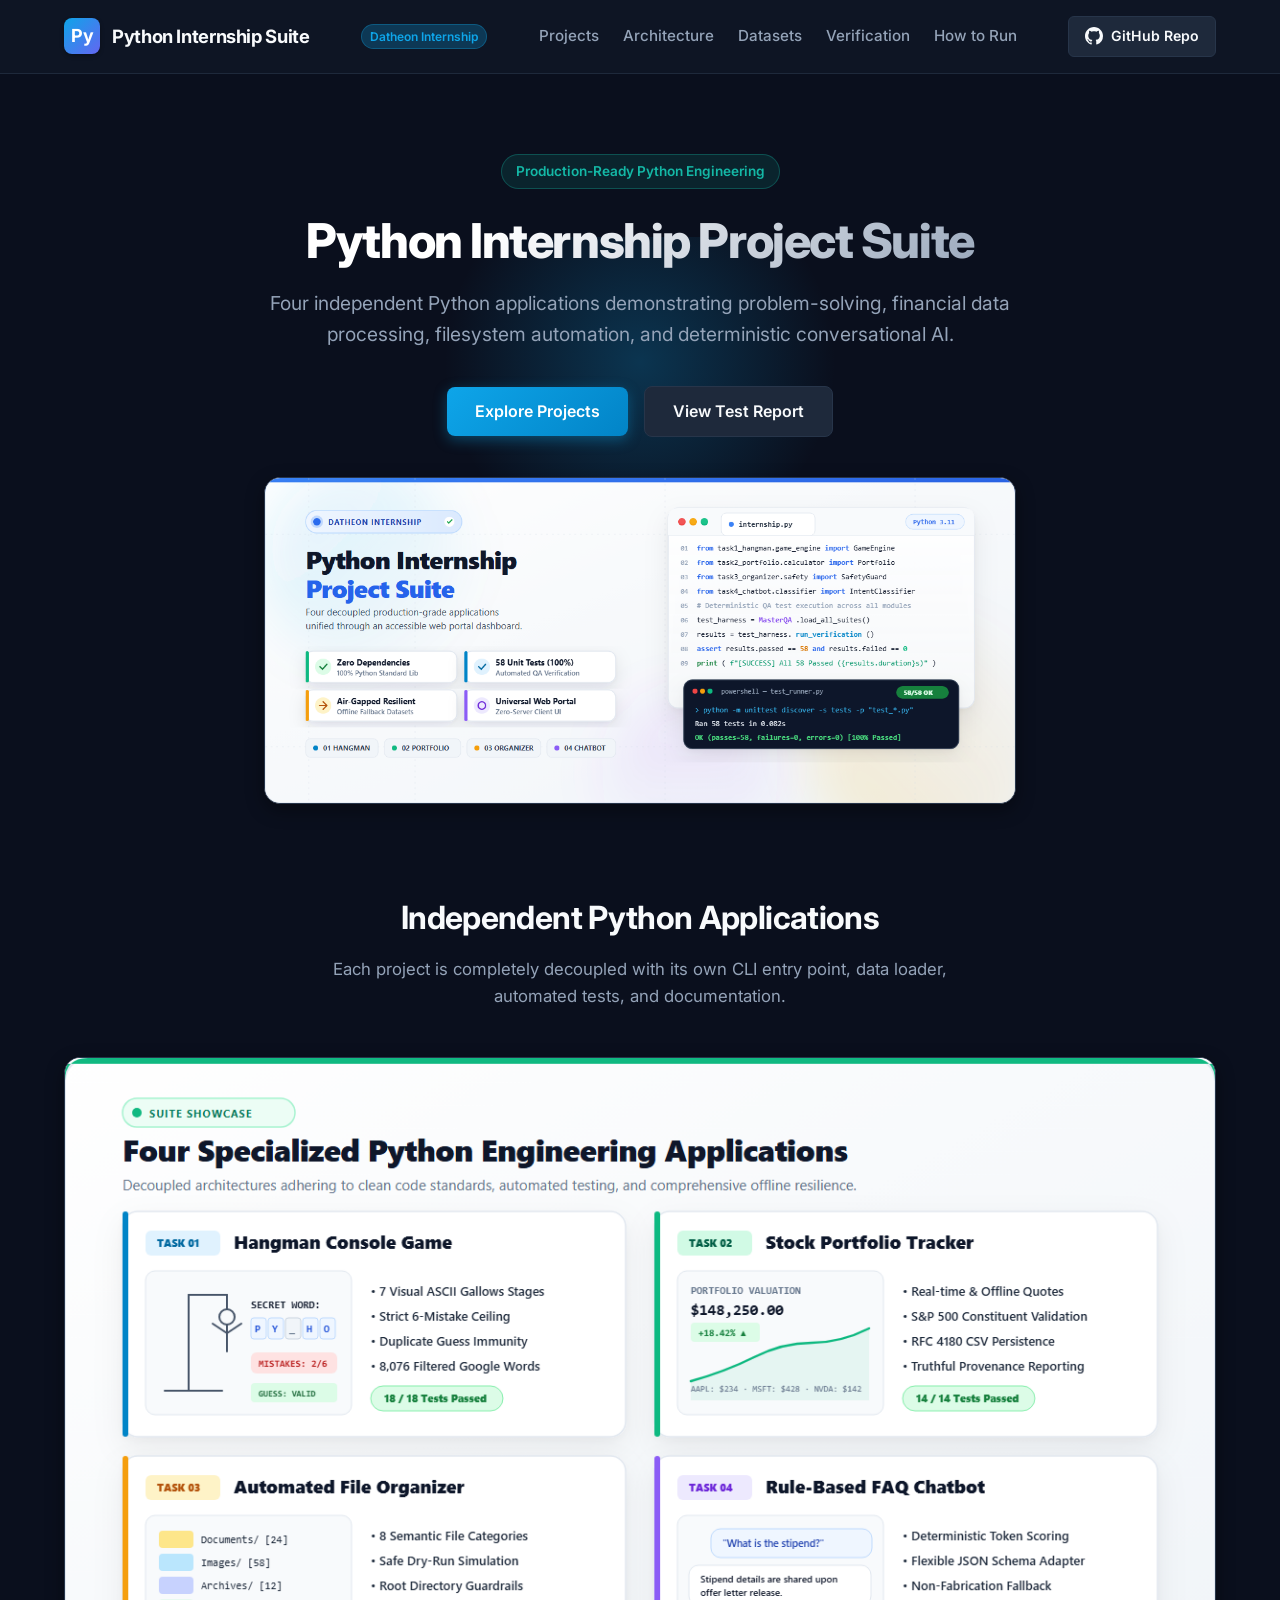
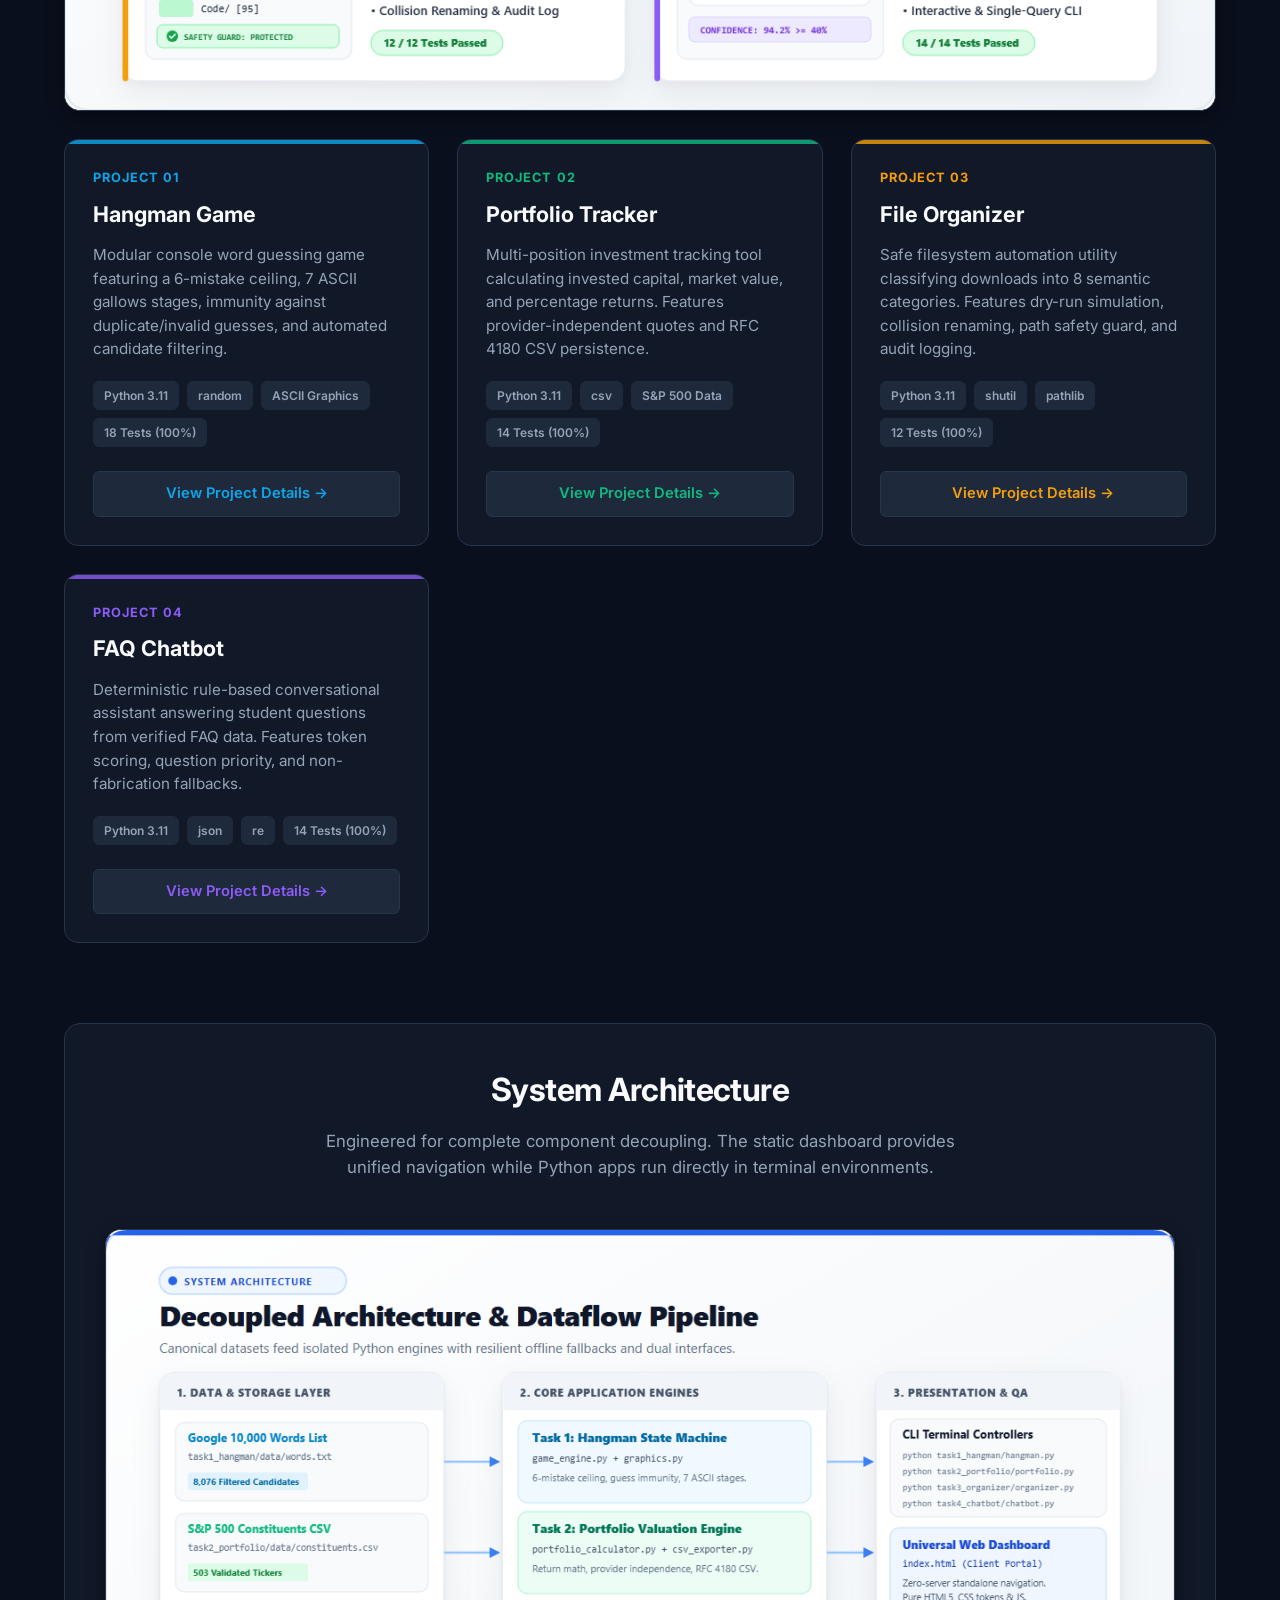
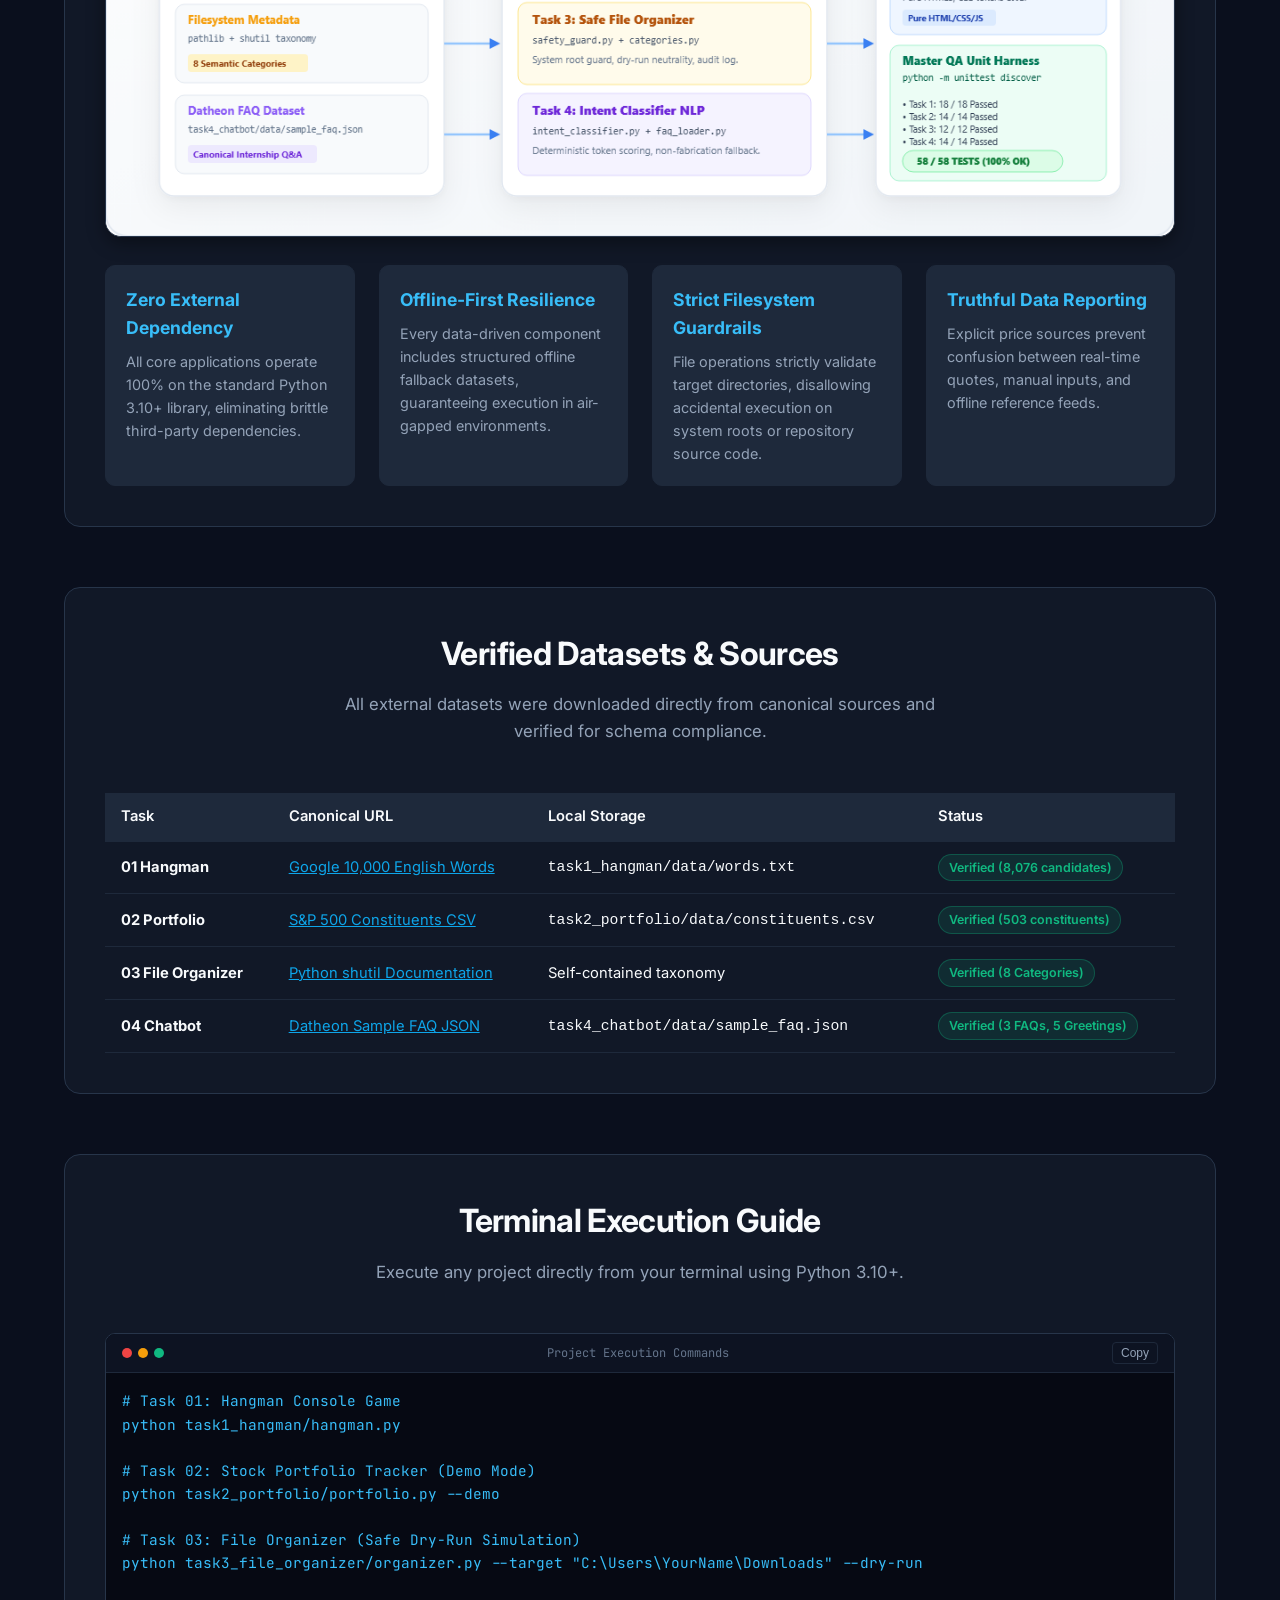
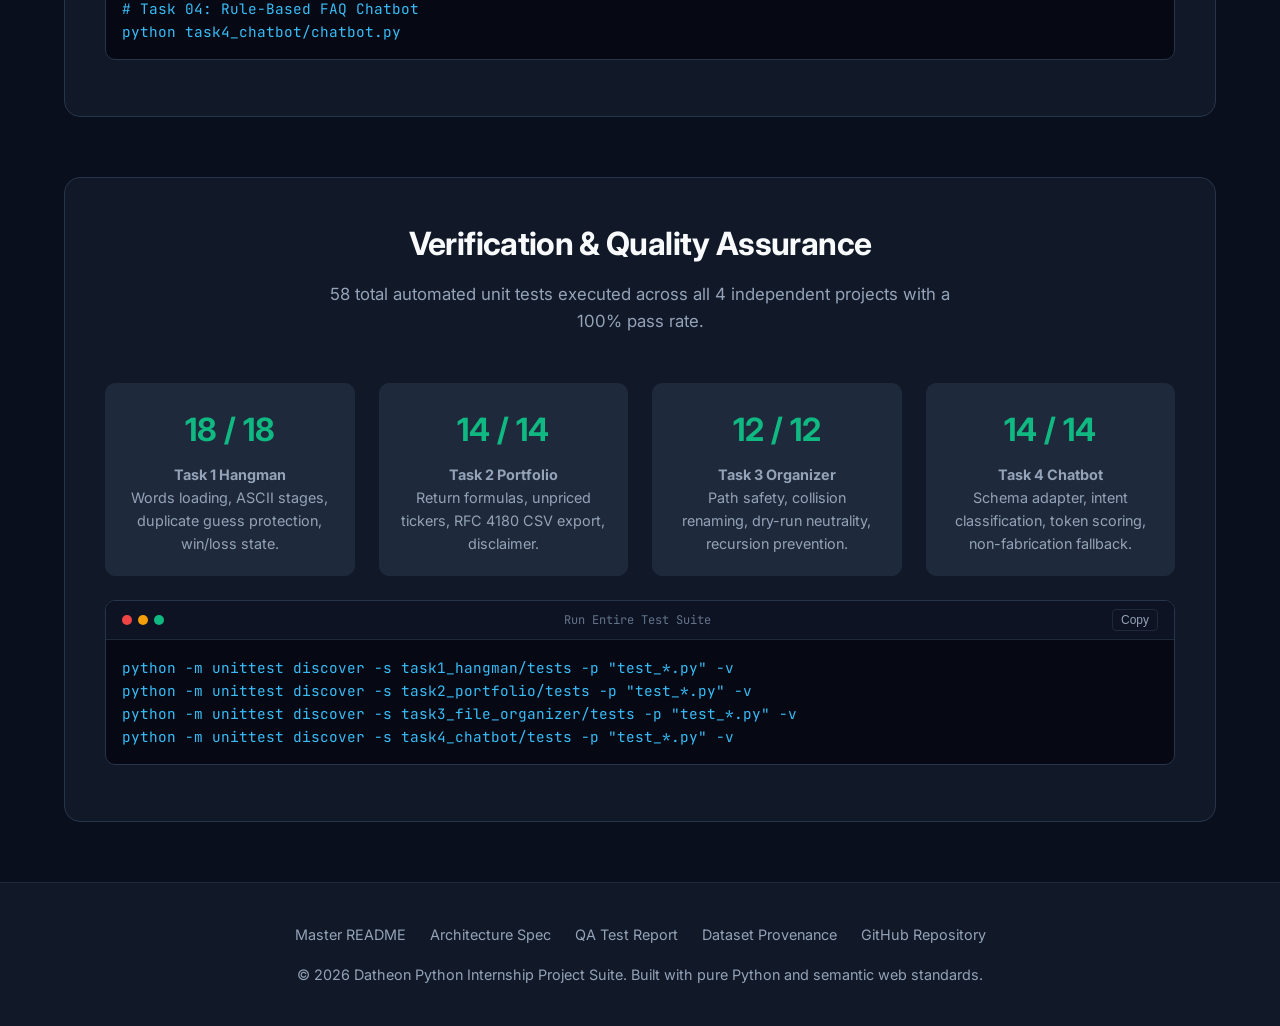
<file: index.html>
<!DOCTYPE html>
<html lang="en">
<head>
  <meta charset="UTF-8">
  <meta name="viewport" content="width=device-width, initial-scale=1.0">
  <meta name="description" content="Datheon Python Internship Project Suite - Four independent, production-grade Python applications featuring word games, stock valuation, file automation, and rule-based conversational AI.">
  <title>Python Internship Project Suite | Universal Dashboard</title>
  <link rel="stylesheet" href="assets/css/styles.css">
  <link rel="preconnect" href="https://fonts.googleapis.com">
  <link rel="preconnect" href="https://fonts.gstatic.com" crossorigin>
  <link href="https://fonts.googleapis.com/css2?family=Inter:wght@400;500;600;700;800&family=JetBrains+Mono:wght@400;500;600&display=swap" rel="stylesheet">
</head>
<body>

  <!-- Site Navigation Header -->
  <header class="site-header">
    <div class="container nav-container">
      <a href="index.html" class="brand">
        <div class="brand-icon">Py</div>
        <div>
          <div class="brand-title">Python Internship Suite</div>
        </div>
      </a>
      <span class="brand-badge">Datheon Internship</span>
      <ul class="nav-links">
        <li><a href="#projects" class="nav-link">Projects</a></li>
        <li><a href="#architecture" class="nav-link">Architecture</a></li>
        <li><a href="#datasets" class="nav-link">Datasets</a></li>
        <li><a href="#verification" class="nav-link">Verification</a></li>
        <li><a href="#run" class="nav-link">How to Run</a></li>
      </ul>
      <a href="https://github.com/maheswari9080/Python-Programming-Internship-Datheon" target="_blank" rel="noopener noreferrer" class="btn-github">
        <svg width="18" height="18" viewBox="0 0 24 24" fill="currentColor"><path d="M12 0C5.37 0 0 5.37 0 12c0 5.31 3.435 9.795 8.205 11.385.6.105.825-.255.825-.57 0-.285-.015-1.23-.015-2.235-3.015.555-3.795-.735-4.035-1.41-.135-.345-.72-1.41-1.23-1.695-.42-.225-1.02-.78-.015-.795.945-.015 1.62.87 1.845 1.23 1.08 1.815 2.805 1.305 3.495.99.105-.78.42-1.305.765-1.605-2.67-.3-5.46-1.335-5.46-5.925 0-1.305.465-2.385 1.23-3.225-.12-.3-.54-1.53.12-3.18 0 0 1.005-.315 3.3 1.23.96-.27 1.98-.405 3-.405s2.04.135 3 .405c2.295-1.56 3.3-1.23 3.3-1.23.66 1.65.24 2.88.12 3.18.765.84 1.23 1.905 1.23 3.225 0 4.605-2.805 5.625-5.475 5.925.435.375.81 1.095.81 2.22 0 1.605-.015 2.895-.015 3.3 0 .315.225.69.825.57A12.02 12.02 0 0024 12c0-6.63-5.37-12-12-12z"/></svg>
        GitHub Repo
      </a>
    </div>
  </header>

  <!-- Hero Section -->
  <section class="hero">
    <div class="container hero-content">
      <div class="hero-badge">Production-Ready Python Engineering</div>
      <h1 class="hero-title">Python Internship Project Suite</h1>
      <p class="hero-subtitle">
        Four independent Python applications demonstrating problem-solving, financial data processing, 
        filesystem automation, and deterministic conversational AI.
      </p>
      <div class="hero-actions">
        <a href="#projects" class="btn-primary">Explore Projects</a>
        <a href="#verification" class="btn-secondary">View Test Report</a>
      </div>
      <div class="media-banner" style="margin-top: 40px;">
        <img src="assets/images/banner_light_hero.png" alt="Python Internship Project Suite — Universal Dashboard" width="1200" height="520" />
      </div>
    </div>
  </section>

  <main class="container">

    <!-- Four Projects Grid -->
    <section id="projects">
      <div class="section-heading">
        <h2 class="section-title">Independent Python Applications</h2>
        <p class="section-description">
          Each project is completely decoupled with its own CLI entry point, data loader, automated tests, and documentation.
        </p>
      </div>

      <div class="media-banner">
        <img src="assets/images/showcase_light_suite.png" alt="Four Specialized Python Engineering Applications" width="1200" height="680" />
      </div>

      <div class="projects-grid">

        <!-- Project 01 -->
        <article class="project-card" style="--card-accent: #0ea5e9;">
          <div>
            <div class="card-number">Project 01</div>
            <h3 class="card-title">Hangman Game</h3>
            <p class="card-description">
              Modular console word guessing game featuring a 6-mistake ceiling, 7 ASCII gallows stages, 
              immunity against duplicate/invalid guesses, and automated candidate filtering.
            </p>
            <div class="tag-list">
              <span class="tag">Python 3.11</span>
              <span class="tag">random</span>
              <span class="tag">ASCII Graphics</span>
              <span class="tag">18 Tests (100%)</span>
            </div>
          </div>
          <a href="task1_hangman/index.html" class="card-action">View Project Details &rarr;</a>
        </article>

        <!-- Project 02 -->
        <article class="project-card" style="--card-accent: #10b981;">
          <div>
            <div class="card-number">Project 02</div>
            <h3 class="card-title">Portfolio Tracker</h3>
            <p class="card-description">
              Multi-position investment tracking tool calculating invested capital, market value, 
              and percentage returns. Features provider-independent quotes and RFC 4180 CSV persistence.
            </p>
            <div class="tag-list">
              <span class="tag">Python 3.11</span>
              <span class="tag">csv</span>
              <span class="tag">S&P 500 Data</span>
              <span class="tag">14 Tests (100%)</span>
            </div>
          </div>
          <a href="task2_portfolio/index.html" class="card-action">View Project Details &rarr;</a>
        </article>

        <!-- Project 03 -->
        <article class="project-card" style="--card-accent: #f59e0b;">
          <div>
            <div class="card-number">Project 03</div>
            <h3 class="card-title">File Organizer</h3>
            <p class="card-description">
              Safe filesystem automation utility classifying downloads into 8 semantic categories. 
              Features dry-run simulation, collision renaming, path safety guard, and audit logging.
            </p>
            <div class="tag-list">
              <span class="tag">Python 3.11</span>
              <span class="tag">shutil</span>
              <span class="tag">pathlib</span>
              <span class="tag">12 Tests (100%)</span>
            </div>
          </div>
          <a href="task3_file_organizer/index.html" class="card-action">View Project Details &rarr;</a>
        </article>

        <!-- Project 04 -->
        <article class="project-card" style="--card-accent: #8b5cf6;">
          <div>
            <div class="card-number">Project 04</div>
            <h3 class="card-title">FAQ Chatbot</h3>
            <p class="card-description">
              Deterministic rule-based conversational assistant answering student questions from verified FAQ data. 
              Features token scoring, question priority, and non-fabrication fallbacks.
            </p>
            <div class="tag-list">
              <span class="tag">Python 3.11</span>
              <span class="tag">json</span>
              <span class="tag">re</span>
              <span class="tag">14 Tests (100%)</span>
            </div>
          </div>
          <a href="task4_chatbot/index.html" class="card-action">View Project Details &rarr;</a>
        </article>

      </div>
    </section>

    <!-- Architecture Section -->
    <section id="architecture" class="info-section">
      <div class="section-heading">
        <h2 class="section-title">System Architecture</h2>
        <p class="section-description">
          Engineered for complete component decoupling. The static dashboard provides unified navigation while Python apps run directly in terminal environments.
        </p>
      </div>

      <div class="media-banner">
        <img src="assets/images/architecture_light_flow.png" alt="Decoupled Architecture & Dataflow Pipeline" width="1200" height="680" />
      </div>

      <div class="feature-grid">
        <div class="feature-box">
          <h4>Zero External Dependency</h4>
          <p>All core applications operate 100% on the standard Python 3.10+ library, eliminating brittle third-party dependencies.</p>
        </div>
        <div class="feature-box">
          <h4>Offline-First Resilience</h4>
          <p>Every data-driven component includes structured offline fallback datasets, guaranteeing execution in air-gapped environments.</p>
        </div>
        <div class="feature-box">
          <h4>Strict Filesystem Guardrails</h4>
          <p>File operations strictly validate target directories, disallowing accidental execution on system roots or repository source code.</p>
        </div>
        <div class="feature-box">
          <h4>Truthful Data Reporting</h4>
          <p>Explicit price sources prevent confusion between real-time quotes, manual inputs, and offline reference feeds.</p>
        </div>
      </div>
    </section>

    <!-- Datasets Section -->
    <section id="datasets" class="info-section">
      <div class="section-heading">
        <h2 class="section-title">Verified Datasets & Sources</h2>
        <p class="section-description">
          All external datasets were downloaded directly from canonical sources and verified for schema compliance.
        </p>
      </div>
      <table class="audit-table">
        <thead>
          <tr>
            <th>Task</th>
            <th>Canonical URL</th>
            <th>Local Storage</th>
            <th>Status</th>
          </tr>
        </thead>
        <tbody>
          <tr>
            <td><strong>01 Hangman</strong></td>
            <td><a href="https://raw.githubusercontent.com/first20hours/google-10000-english/master/google-10000-english-no-swears.txt" target="_blank" style="color:var(--primary);">Google 10,000 English Words</a></td>
            <td><code>task1_hangman/data/words.txt</code></td>
            <td><span class="status-badge verified">Verified (8,076 candidates)</span></td>
          </tr>
          <tr>
            <td><strong>02 Portfolio</strong></td>
            <td><a href="https://raw.githubusercontent.com/datasets/s-and-p-500-companies/master/data/constituents.csv" target="_blank" style="color:var(--primary);">S&P 500 Constituents CSV</a></td>
            <td><code>task2_portfolio/data/constituents.csv</code></td>
            <td><span class="status-badge verified">Verified (503 constituents)</span></td>
          </tr>
          <tr>
            <td><strong>03 File Organizer</strong></td>
            <td><a href="https://docs.python.org/3/library/shutil.html" target="_blank" style="color:var(--primary);">Python shutil Documentation</a></td>
            <td>Self-contained taxonomy</td>
            <td><span class="status-badge verified">Verified (8 Categories)</span></td>
          </tr>
          <tr>
            <td><strong>04 Chatbot</strong></td>
            <td><a href="https://www.datheon.in/datasets/sample_faq.json" target="_blank" style="color:var(--primary);">Datheon Sample FAQ JSON</a></td>
            <td><code>task4_chatbot/data/sample_faq.json</code></td>
            <td><span class="status-badge verified">Verified (3 FAQs, 5 Greetings)</span></td>
          </tr>
        </tbody>
      </table>
    </section>

    <!-- How to Run Section -->
    <section id="run" class="info-section">
      <div class="section-heading">
        <h2 class="section-title">Terminal Execution Guide</h2>
        <p class="section-description">
          Execute any project directly from your terminal using Python 3.10+.
        </p>
      </div>

      <div class="terminal-card">
        <div class="terminal-header">
          <div class="terminal-dots">
            <div class="dot dot-red"></div>
            <div class="dot dot-yellow"></div>
            <div class="dot dot-green"></div>
          </div>
          <span class="terminal-title">Project Execution Commands</span>
          <button class="btn-copy" data-target="cmd-run">Copy</button>
        </div>
        <div class="terminal-body" id="cmd-run"># Task 01: Hangman Console Game
python task1_hangman/hangman.py

# Task 02: Stock Portfolio Tracker (Demo Mode)
python task2_portfolio/portfolio.py --demo

# Task 03: File Organizer (Safe Dry-Run Simulation)
python task3_file_organizer/organizer.py --target "C:\Users\YourName\Downloads" --dry-run

# Task 04: Rule-Based FAQ Chatbot
python task4_chatbot/chatbot.py</div>
      </div>
    </section>

    <!-- Verification Section -->
    <section id="verification" class="info-section">
      <div class="section-heading">
        <h2 class="section-title">Verification & Quality Assurance</h2>
        <p class="section-description">
          58 total automated unit tests executed across all 4 independent projects with a 100% pass rate.
        </p>
      </div>

      <div class="feature-grid">
        <div class="feature-box" style="text-align: center;">
          <h4 style="font-size: 2rem; color: var(--success);">18 / 18</h4>
          <p><strong>Task 1 Hangman</strong><br>Words loading, ASCII stages, duplicate guess protection, win/loss state.</p>
        </div>
        <div class="feature-box" style="text-align: center;">
          <h4 style="font-size: 2rem; color: var(--success);">14 / 14</h4>
          <p><strong>Task 2 Portfolio</strong><br>Return formulas, unpriced tickers, RFC 4180 CSV export, disclaimer.</p>
        </div>
        <div class="feature-box" style="text-align: center;">
          <h4 style="font-size: 2rem; color: var(--success);">12 / 12</h4>
          <p><strong>Task 3 Organizer</strong><br>Path safety, collision renaming, dry-run neutrality, recursion prevention.</p>
        </div>
        <div class="feature-box" style="text-align: center;">
          <h4 style="font-size: 2rem; color: var(--success);">14 / 14</h4>
          <p><strong>Task 4 Chatbot</strong><br>Schema adapter, intent classification, token scoring, non-fabrication fallback.</p>
        </div>
      </div>

      <div class="terminal-card" style="margin-top: 24px;">
        <div class="terminal-header">
          <div class="terminal-dots">
            <div class="dot dot-red"></div>
            <div class="dot dot-yellow"></div>
            <div class="dot dot-green"></div>
          </div>
          <span class="terminal-title">Run Entire Test Suite</span>
          <button class="btn-copy" data-target="cmd-test">Copy</button>
        </div>
        <div class="terminal-body" id="cmd-test">python -m unittest discover -s task1_hangman/tests -p "test_*.py" -v
python -m unittest discover -s task2_portfolio/tests -p "test_*.py" -v
python -m unittest discover -s task3_file_organizer/tests -p "test_*.py" -v
python -m unittest discover -s task4_chatbot/tests -p "test_*.py" -v</div>
      </div>
    </section>

  </main>

  <!-- Site Footer -->
  <footer class="site-footer">
    <div class="container">
      <ul class="footer-links">
        <li><a href="README.md">Master README</a></li>
        <li><a href="docs/ARCHITECTURE.md">Architecture Spec</a></li>
        <li><a href="docs/TEST_REPORT.md">QA Test Report</a></li>
        <li><a href="docs/DATASET_SOURCES.md">Dataset Provenance</a></li>
        <li><a href="https://github.com/maheswari9080/Python-Programming-Internship-Datheon" target="_blank" rel="noopener noreferrer">GitHub Repository</a></li>
      </ul>
      <p>&copy; 2026 Datheon Python Internship Project Suite. Built with pure Python and semantic web standards.</p>
    </div>
  </footer>

  <script src="assets/js/main.js"></script>
</body>
</html>
</file>
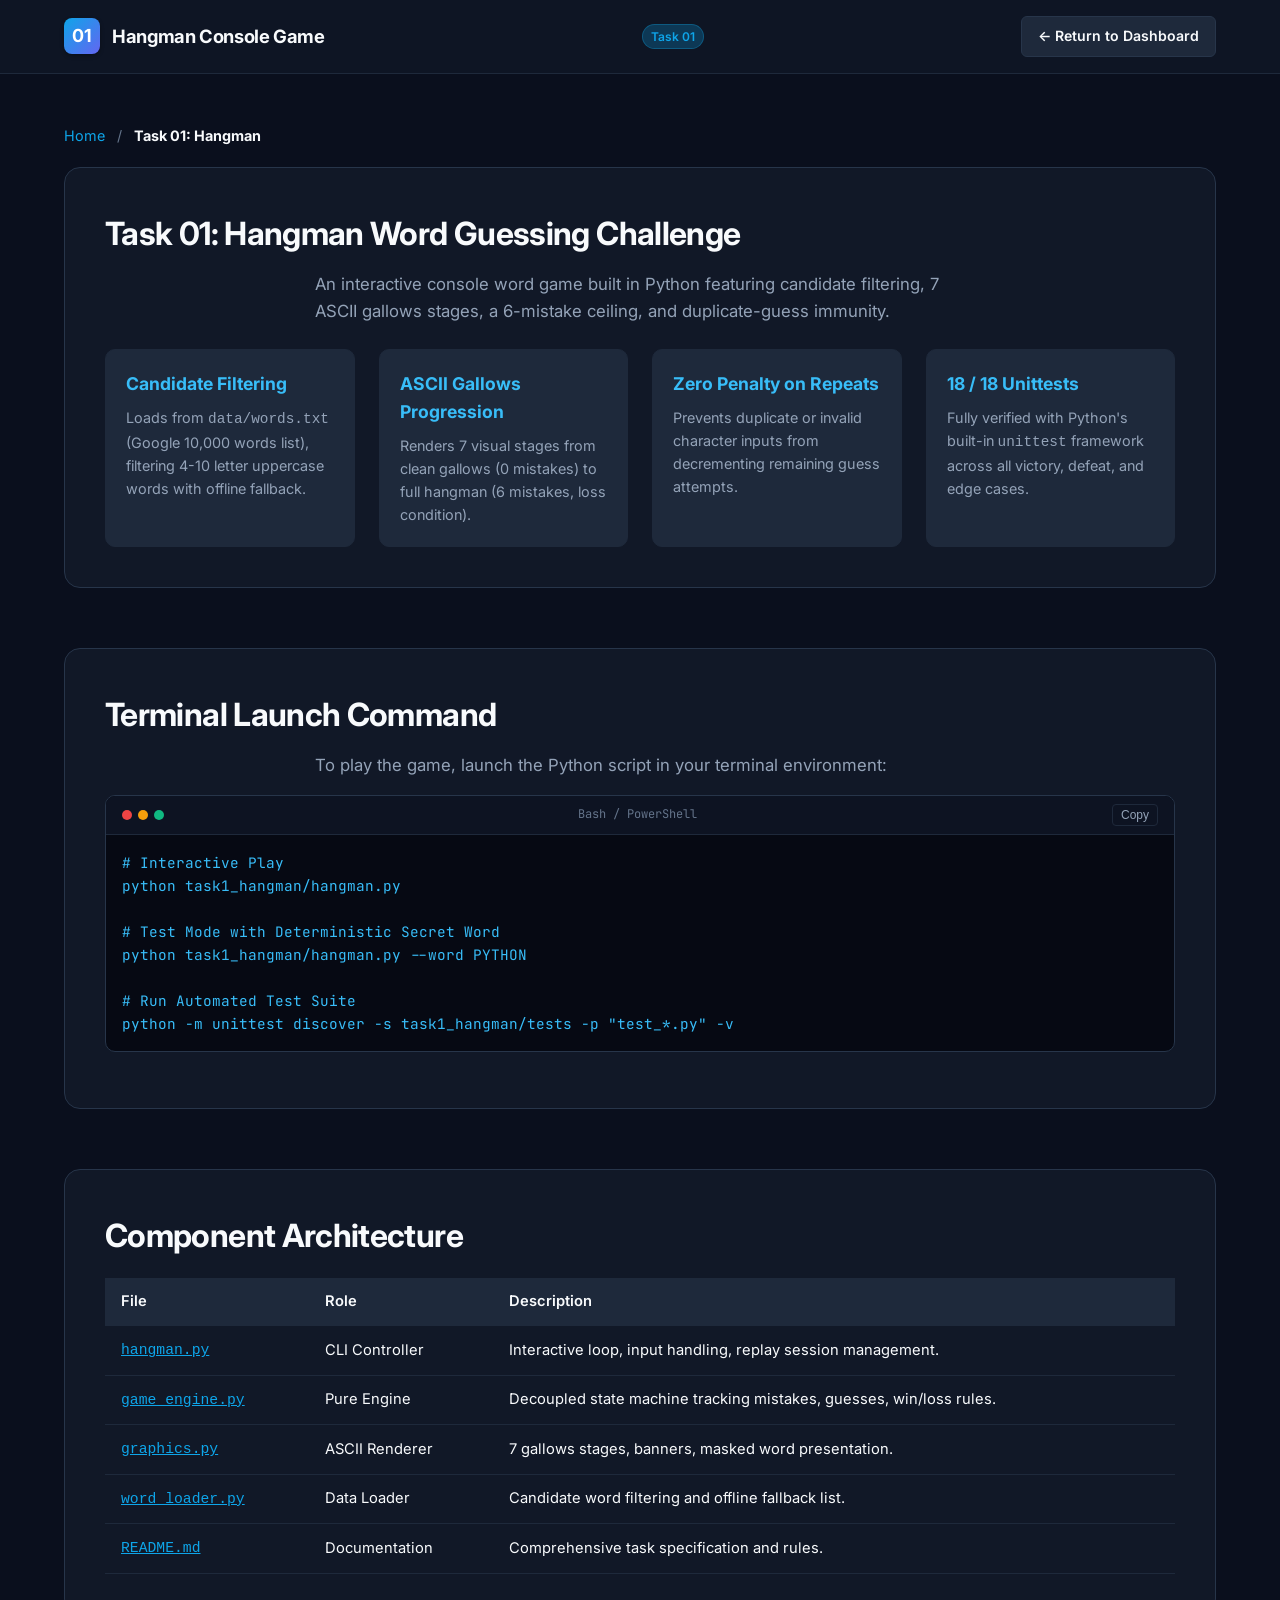
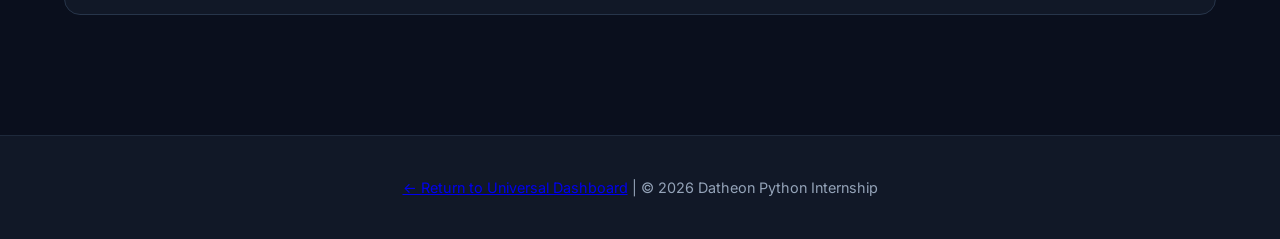
<file: task1_hangman/index.html>
<!DOCTYPE html>
<html lang="en">
<head>
  <meta charset="UTF-8">
  <meta name="viewport" content="width=device-width, initial-scale=1.0">
  <title>Hangman Game | Datheon Python Internship Task 01</title>
  <link rel="stylesheet" href="../assets/css/styles.css">
  <link rel="preconnect" href="https://fonts.googleapis.com">
  <link rel="preconnect" href="https://fonts.gstatic.com" crossorigin>
  <link href="https://fonts.googleapis.com/css2?family=Inter:wght@400;500;600;700;800&family=JetBrains+Mono:wght@400;500;600&display=swap" rel="stylesheet">
</head>
<body>
  <header class="site-header">
    <div class="container nav-container">
      <a href="../index.html" class="brand">
        <div class="brand-icon">01</div>
        <div class="brand-title">Hangman Console Game</div>
      </a>
      <span class="brand-badge">Task 01</span>
      <a href="../index.html" class="btn-github">&larr; Return to Dashboard</a>
    </div>
  </header>

  <main class="container" style="padding-top: 30px; padding-bottom: 60px;">
    <div class="breadcrumb">
      <a href="../index.html">Home</a> <span>/</span> <strong>Task 01: Hangman</strong>
    </div>

    <section class="info-section">
      <h1 class="section-title">Task 01: Hangman Word Guessing Challenge</h1>
      <p class="section-description" style="margin-bottom: 24px;">
        An interactive console word game built in Python featuring candidate filtering, 7 ASCII gallows stages, 
        a 6-mistake ceiling, and duplicate-guess immunity.
      </p>

      <div class="feature-grid">
        <div class="feature-box">
          <h4>Candidate Filtering</h4>
          <p>Loads from <code>data/words.txt</code> (Google 10,000 words list), filtering 4-10 letter uppercase words with offline fallback.</p>
        </div>
        <div class="feature-box">
          <h4>ASCII Gallows Progression</h4>
          <p>Renders 7 visual stages from clean gallows (0 mistakes) to full hangman (6 mistakes, loss condition).</p>
        </div>
        <div class="feature-box">
          <h4>Zero Penalty on Repeats</h4>
          <p>Prevents duplicate or invalid character inputs from decrementing remaining guess attempts.</p>
        </div>
        <div class="feature-box">
          <h4>18 / 18 Unittests</h4>
          <p>Fully verified with Python's built-in <code>unittest</code> framework across all victory, defeat, and edge cases.</p>
        </div>
      </div>
    </section>

    <!-- Run Instructions -->
    <section class="info-section">
      <h2 class="section-title">Terminal Launch Command</h2>
      <p class="section-description" style="margin-bottom: 16px;">
        To play the game, launch the Python script in your terminal environment:
      </p>

      <div class="terminal-card">
        <div class="terminal-header">
          <div class="terminal-dots">
            <div class="dot dot-red"></div>
            <div class="dot dot-yellow"></div>
            <div class="dot dot-green"></div>
          </div>
          <span class="terminal-title">Bash / PowerShell</span>
          <button class="btn-copy" data-target="cmd-t1">Copy</button>
        </div>
        <div class="terminal-body" id="cmd-t1"># Interactive Play
python task1_hangman/hangman.py

# Test Mode with Deterministic Secret Word
python task1_hangman/hangman.py --word PYTHON

# Run Automated Test Suite
python -m unittest discover -s task1_hangman/tests -p "test_*.py" -v</div>
      </div>
    </section>

    <!-- Code Structure -->
    <section class="info-section">
      <h2 class="section-title">Component Architecture</h2>
      <table class="audit-table">
        <thead>
          <tr>
            <th>File</th>
            <th>Role</th>
            <th>Description</th>
          </tr>
        </thead>
        <tbody>
          <tr>
            <td><code><a href="hangman.py" style="color:var(--primary);">hangman.py</a></code></td>
            <td>CLI Controller</td>
            <td>Interactive loop, input handling, replay session management.</td>
          </tr>
          <tr>
            <td><code><a href="game_engine.py" style="color:var(--primary);">game_engine.py</a></code></td>
            <td>Pure Engine</td>
            <td>Decoupled state machine tracking mistakes, guesses, win/loss rules.</td>
          </tr>
          <tr>
            <td><code><a href="graphics.py" style="color:var(--primary);">graphics.py</a></code></td>
            <td>ASCII Renderer</td>
            <td>7 gallows stages, banners, masked word presentation.</td>
          </tr>
          <tr>
            <td><code><a href="word_loader.py" style="color:var(--primary);">word_loader.py</a></code></td>
            <td>Data Loader</td>
            <td>Candidate word filtering and offline fallback list.</td>
          </tr>
          <tr>
            <td><code><a href="README.md" style="color:var(--primary);">README.md</a></code></td>
            <td>Documentation</td>
            <td>Comprehensive task specification and rules.</td>
          </tr>
        </tbody>
      </table>
    </section>
  </main>

  <footer class="site-footer">
    <div class="container">
      <p><a href="../index.html">&larr; Return to Universal Dashboard</a> | &copy; 2026 Datheon Python Internship</p>
    </div>
  </footer>
  <script src="../assets/js/main.js"></script>
</body>
</html>
</file>
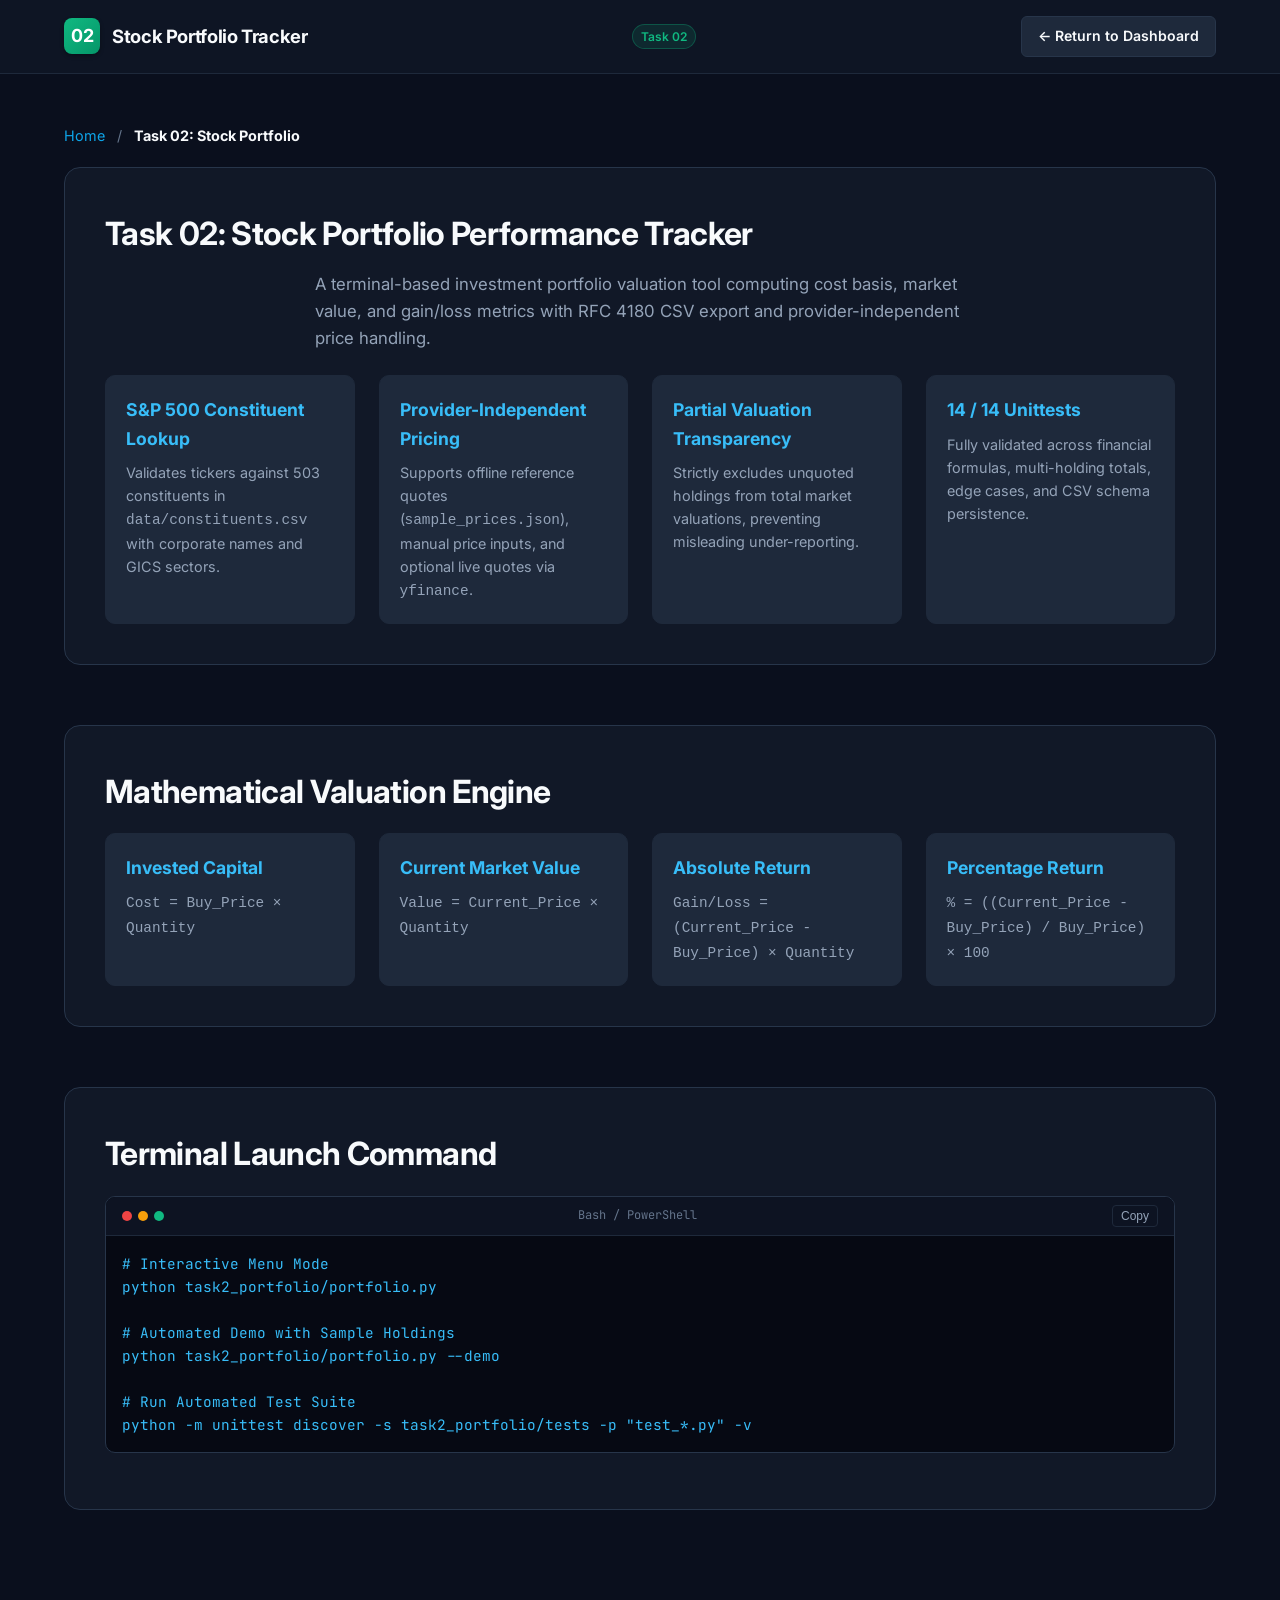
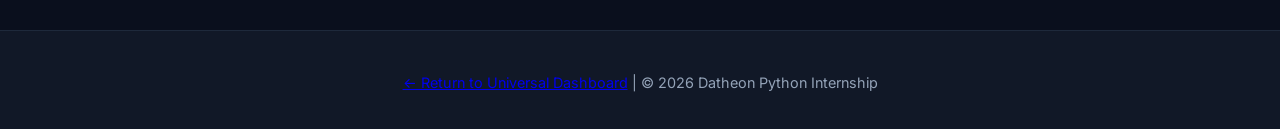
<file: task2_portfolio/index.html>
<!DOCTYPE html>
<html lang="en">
<head>
  <meta charset="UTF-8">
  <meta name="viewport" content="width=device-width, initial-scale=1.0">
  <title>Stock Portfolio Tracker | Datheon Python Internship Task 02</title>
  <link rel="stylesheet" href="../assets/css/styles.css">
  <link rel="preconnect" href="https://fonts.googleapis.com">
  <link rel="preconnect" href="https://fonts.gstatic.com" crossorigin>
  <link href="https://fonts.googleapis.com/css2?family=Inter:wght@400;500;600;700;800&family=JetBrains+Mono:wght@400;500;600&display=swap" rel="stylesheet">
</head>
<body>
  <header class="site-header">
    <div class="container nav-container">
      <a href="../index.html" class="brand">
        <div class="brand-icon" style="background: linear-gradient(135deg, #10b981, #059669);">02</div>
        <div class="brand-title">Stock Portfolio Tracker</div>
      </a>
      <span class="brand-badge" style="color:#10b981; border-color:rgba(16,185,129,0.3); background:rgba(16,185,129,0.12);">Task 02</span>
      <a href="../index.html" class="btn-github">&larr; Return to Dashboard</a>
    </div>
  </header>

  <main class="container" style="padding-top: 30px; padding-bottom: 60px;">
    <div class="breadcrumb">
      <a href="../index.html">Home</a> <span>/</span> <strong>Task 02: Stock Portfolio</strong>
    </div>

    <section class="info-section">
      <h1 class="section-title">Task 02: Stock Portfolio Performance Tracker</h1>
      <p class="section-description" style="margin-bottom: 24px;">
        A terminal-based investment portfolio valuation tool computing cost basis, market value, 
        and gain/loss metrics with RFC 4180 CSV export and provider-independent price handling.
      </p>

      <div class="feature-grid">
        <div class="feature-box">
          <h4>S&P 500 Constituent Lookup</h4>
          <p>Validates tickers against 503 constituents in <code>data/constituents.csv</code> with corporate names and GICS sectors.</p>
        </div>
        <div class="feature-box">
          <h4>Provider-Independent Pricing</h4>
          <p>Supports offline reference quotes (<code>sample_prices.json</code>), manual price inputs, and optional live quotes via <code>yfinance</code>.</p>
        </div>
        <div class="feature-box">
          <h4>Partial Valuation Transparency</h4>
          <p>Strictly excludes unquoted holdings from total market valuations, preventing misleading under-reporting.</p>
        </div>
        <div class="feature-box">
          <h4>14 / 14 Unittests</h4>
          <p>Fully validated across financial formulas, multi-holding totals, edge cases, and CSV schema persistence.</p>
        </div>
      </div>
    </section>

    <!-- Valuation Formulas -->
    <section class="info-section">
      <h2 class="section-title">Mathematical Valuation Engine</h2>
      <div class="feature-grid" style="margin-top: 16px;">
        <div class="feature-box">
          <h4>Invested Capital</h4>
          <p><code>Cost = Buy_Price &times; Quantity</code></p>
        </div>
        <div class="feature-box">
          <h4>Current Market Value</h4>
          <p><code>Value = Current_Price &times; Quantity</code></p>
        </div>
        <div class="feature-box">
          <h4>Absolute Return</h4>
          <p><code>Gain/Loss = (Current_Price - Buy_Price) &times; Quantity</code></p>
        </div>
        <div class="feature-box">
          <h4>Percentage Return</h4>
          <p><code>% = ((Current_Price - Buy_Price) / Buy_Price) &times; 100</code></p>
        </div>
      </div>
    </section>

    <!-- Run Instructions -->
    <section class="info-section">
      <h2 class="section-title">Terminal Launch Command</h2>
      <div class="terminal-card">
        <div class="terminal-header">
          <div class="terminal-dots">
            <div class="dot dot-red"></div>
            <div class="dot dot-yellow"></div>
            <div class="dot dot-green"></div>
          </div>
          <span class="terminal-title">Bash / PowerShell</span>
          <button class="btn-copy" data-target="cmd-t2">Copy</button>
        </div>
        <div class="terminal-body" id="cmd-t2"># Interactive Menu Mode
python task2_portfolio/portfolio.py

# Automated Demo with Sample Holdings
python task2_portfolio/portfolio.py --demo

# Run Automated Test Suite
python -m unittest discover -s task2_portfolio/tests -p "test_*.py" -v</div>
      </div>
    </section>
  </main>

  <footer class="site-footer">
    <div class="container">
      <p><a href="../index.html">&larr; Return to Universal Dashboard</a> | &copy; 2026 Datheon Python Internship</p>
    </div>
  </footer>
  <script src="../assets/js/main.js"></script>
</body>
</html>
</file>
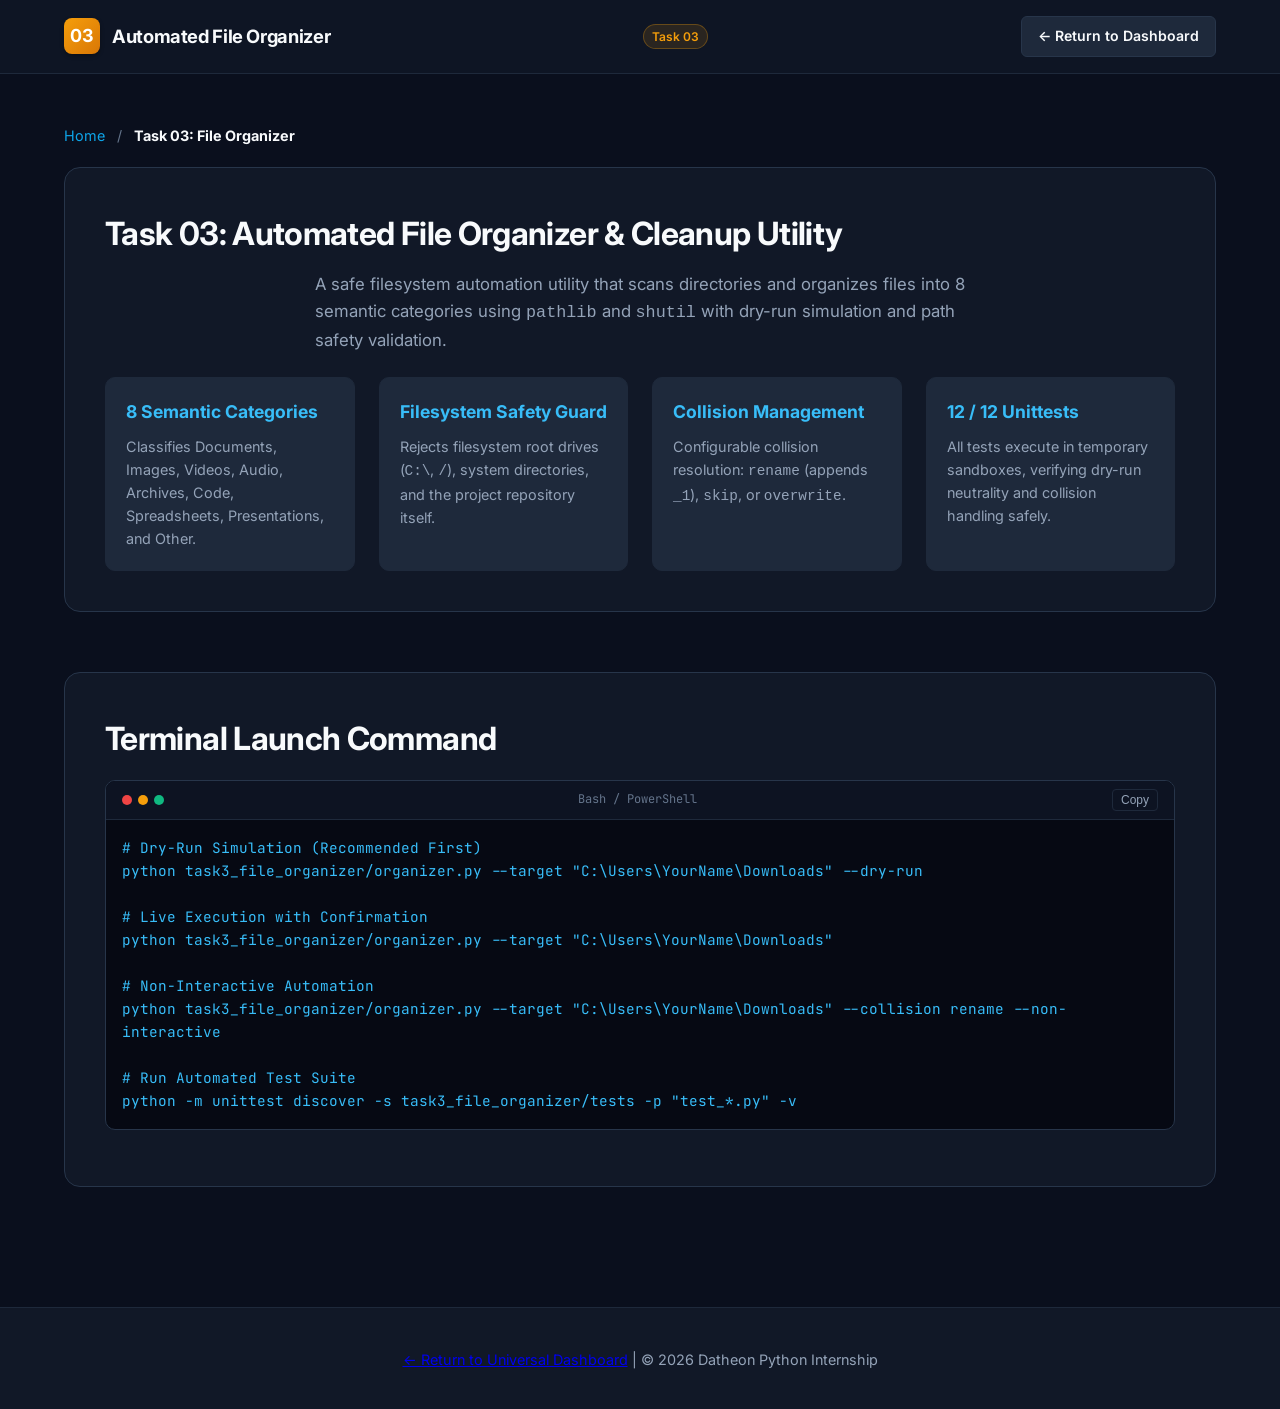
<file: task3_file_organizer/index.html>
<!DOCTYPE html>
<html lang="en">
<head>
  <meta charset="UTF-8">
  <meta name="viewport" content="width=device-width, initial-scale=1.0">
  <title>Automated File Organizer | Datheon Python Internship Task 03</title>
  <link rel="stylesheet" href="../assets/css/styles.css">
  <link rel="preconnect" href="https://fonts.googleapis.com">
  <link rel="preconnect" href="https://fonts.gstatic.com" crossorigin>
  <link href="https://fonts.googleapis.com/css2?family=Inter:wght@400;500;600;700;800&family=JetBrains+Mono:wght@400;500;600&display=swap" rel="stylesheet">
</head>
<body>
  <header class="site-header">
    <div class="container nav-container">
      <a href="../index.html" class="brand">
        <div class="brand-icon" style="background: linear-gradient(135deg, #f59e0b, #d97706);">03</div>
        <div class="brand-title">Automated File Organizer</div>
      </a>
      <span class="brand-badge" style="color:#f59e0b; border-color:rgba(245,158,11,0.3); background:rgba(245,158,11,0.12);">Task 03</span>
      <a href="../index.html" class="btn-github">&larr; Return to Dashboard</a>
    </div>
  </header>

  <main class="container" style="padding-top: 30px; padding-bottom: 60px;">
    <div class="breadcrumb">
      <a href="../index.html">Home</a> <span>/</span> <strong>Task 03: File Organizer</strong>
    </div>

    <section class="info-section">
      <h1 class="section-title">Task 03: Automated File Organizer &amp; Cleanup Utility</h1>
      <p class="section-description" style="margin-bottom: 24px;">
        A safe filesystem automation utility that scans directories and organizes files into 8 semantic categories 
        using <code>pathlib</code> and <code>shutil</code> with dry-run simulation and path safety validation.
      </p>

      <div class="feature-grid">
        <div class="feature-box">
          <h4>8 Semantic Categories</h4>
          <p>Classifies Documents, Images, Videos, Audio, Archives, Code, Spreadsheets, Presentations, and Other.</p>
        </div>
        <div class="feature-box">
          <h4>Filesystem Safety Guard</h4>
          <p>Rejects filesystem root drives (<code>C:\</code>, <code>/</code>), system directories, and the project repository itself.</p>
        </div>
        <div class="feature-box">
          <h4>Collision Management</h4>
          <p>Configurable collision resolution: <code>rename</code> (appends <code>_1</code>), <code>skip</code>, or <code>overwrite</code>.</p>
        </div>
        <div class="feature-box">
          <h4>12 / 12 Unittests</h4>
          <p>All tests execute in temporary sandboxes, verifying dry-run neutrality and collision handling safely.</p>
        </div>
      </div>
    </section>

    <!-- Run Instructions -->
    <section class="info-section">
      <h2 class="section-title">Terminal Launch Command</h2>
      <div class="terminal-card">
        <div class="terminal-header">
          <div class="terminal-dots">
            <div class="dot dot-red"></div>
            <div class="dot dot-yellow"></div>
            <div class="dot dot-green"></div>
          </div>
          <span class="terminal-title">Bash / PowerShell</span>
          <button class="btn-copy" data-target="cmd-t3">Copy</button>
        </div>
        <div class="terminal-body" id="cmd-t3"># Dry-Run Simulation (Recommended First)
python task3_file_organizer/organizer.py --target "C:\Users\YourName\Downloads" --dry-run

# Live Execution with Confirmation
python task3_file_organizer/organizer.py --target "C:\Users\YourName\Downloads"

# Non-Interactive Automation
python task3_file_organizer/organizer.py --target "C:\Users\YourName\Downloads" --collision rename --non-interactive

# Run Automated Test Suite
python -m unittest discover -s task3_file_organizer/tests -p "test_*.py" -v</div>
      </div>
    </section>
  </main>

  <footer class="site-footer">
    <div class="container">
      <p><a href="../index.html">&larr; Return to Universal Dashboard</a> | &copy; 2026 Datheon Python Internship</p>
    </div>
  </footer>
  <script src="../assets/js/main.js"></script>
</body>
</html>
</file>
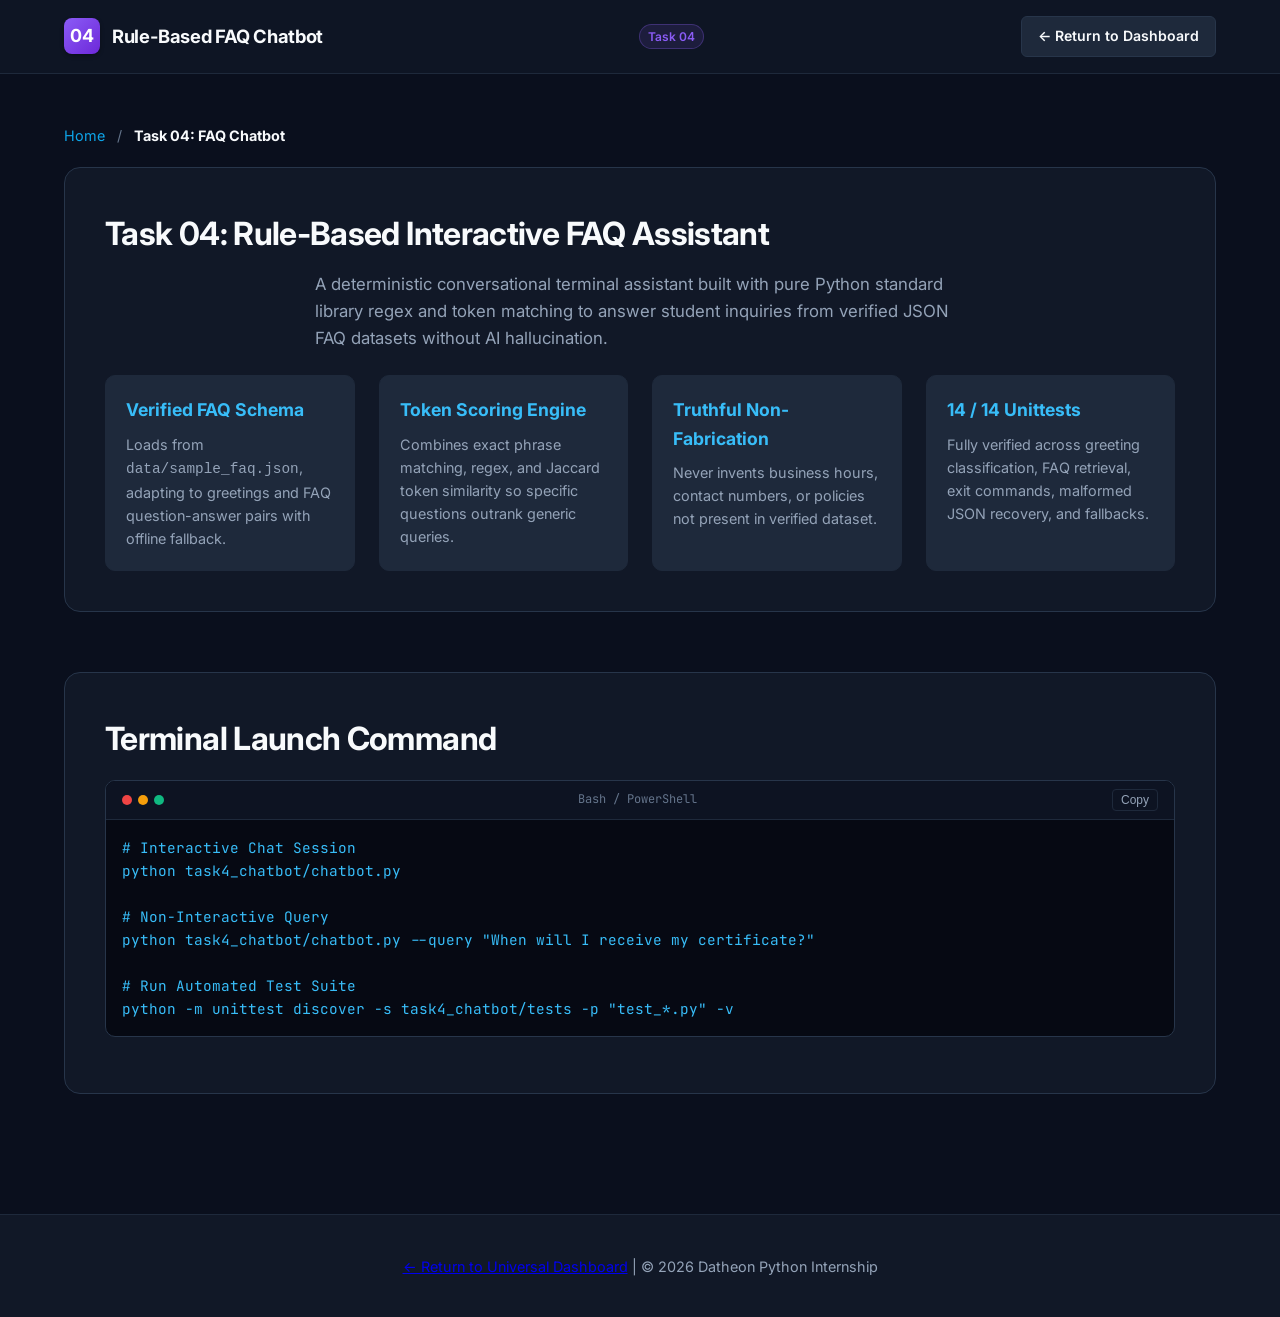
<file: task4_chatbot/index.html>
<!DOCTYPE html>
<html lang="en">
<head>
  <meta charset="UTF-8">
  <meta name="viewport" content="width=device-width, initial-scale=1.0">
  <title>FAQ Chatbot | Datheon Python Internship Task 04</title>
  <link rel="stylesheet" href="../assets/css/styles.css">
  <link rel="preconnect" href="https://fonts.googleapis.com">
  <link rel="preconnect" href="https://fonts.gstatic.com" crossorigin>
  <link href="https://fonts.googleapis.com/css2?family=Inter:wght@400;500;600;700;800&family=JetBrains+Mono:wght@400;500;600&display=swap" rel="stylesheet">
</head>
<body>
  <header class="site-header">
    <div class="container nav-container">
      <a href="../index.html" class="brand">
        <div class="brand-icon" style="background: linear-gradient(135deg, #8b5cf6, #6d28d9);">04</div>
        <div class="brand-title">Rule-Based FAQ Chatbot</div>
      </a>
      <span class="brand-badge" style="color:#8b5cf6; border-color:rgba(139,92,246,0.3); background:rgba(139,92,246,0.12);">Task 04</span>
      <a href="../index.html" class="btn-github">&larr; Return to Dashboard</a>
    </div>
  </header>

  <main class="container" style="padding-top: 30px; padding-bottom: 60px;">
    <div class="breadcrumb">
      <a href="../index.html">Home</a> <span>/</span> <strong>Task 04: FAQ Chatbot</strong>
    </div>

    <section class="info-section">
      <h1 class="section-title">Task 04: Rule-Based Interactive FAQ Assistant</h1>
      <p class="section-description" style="margin-bottom: 24px;">
        A deterministic conversational terminal assistant built with pure Python standard library regex and token matching 
        to answer student inquiries from verified JSON FAQ datasets without AI hallucination.
      </p>

      <div class="feature-grid">
        <div class="feature-box">
          <h4>Verified FAQ Schema</h4>
          <p>Loads from <code>data/sample_faq.json</code>, adapting to greetings and FAQ question-answer pairs with offline fallback.</p>
        </div>
        <div class="feature-box">
          <h4>Token Scoring Engine</h4>
          <p>Combines exact phrase matching, regex, and Jaccard token similarity so specific questions outrank generic queries.</p>
        </div>
        <div class="feature-box">
          <h4>Truthful Non-Fabrication</h4>
          <p>Never invents business hours, contact numbers, or policies not present in verified dataset.</p>
        </div>
        <div class="feature-box">
          <h4>14 / 14 Unittests</h4>
          <p>Fully verified across greeting classification, FAQ retrieval, exit commands, malformed JSON recovery, and fallbacks.</p>
        </div>
      </div>
    </section>

    <!-- Run Instructions -->
    <section class="info-section">
      <h2 class="section-title">Terminal Launch Command</h2>
      <div class="terminal-card">
        <div class="terminal-header">
          <div class="terminal-dots">
            <div class="dot dot-red"></div>
            <div class="dot dot-yellow"></div>
            <div class="dot dot-green"></div>
          </div>
          <span class="terminal-title">Bash / PowerShell</span>
          <button class="btn-copy" data-target="cmd-t4">Copy</button>
        </div>
        <div class="terminal-body" id="cmd-t4"># Interactive Chat Session
python task4_chatbot/chatbot.py

# Non-Interactive Query
python task4_chatbot/chatbot.py --query "When will I receive my certificate?"

# Run Automated Test Suite
python -m unittest discover -s task4_chatbot/tests -p "test_*.py" -v</div>
      </div>
    </section>
  </main>

  <footer class="site-footer">
    <div class="container">
      <p><a href="../index.html">&larr; Return to Universal Dashboard</a> | &copy; 2026 Datheon Python Internship</p>
    </div>
  </footer>
  <script src="../assets/js/main.js"></script>
</body>
</html>
</file>
<file: assets/css/styles.css>
/* ==========================================================================
   Design Tokens & Modern Styling System (design-colorize compliant)
   Datheon Python Internship Project Suite Universal Portal
   ========================================================================== */

:root {
  /* Color Roles - Canvas & Elevated Surfaces */
  --bg-canvas: #0a0f1d;
  --bg-surface: #111827;
  --bg-surface-elevated: #1e293b;
  --bg-surface-glass: rgba(17, 24, 39, 0.75);
  --bg-surface-hover: #263349;

  /* Brand & Accent Palettes */
  --primary: #0ea5e9;
  --primary-hover: #38bdf8;
  --primary-glow: rgba(14, 165, 233, 0.25);
  --accent-teal: #14b8a6;
  --accent-indigo: #6366f1;
  --accent-purple: #8b5cf6;

  /* Semantic State Roles */
  --success: #10b981;
  --success-bg: rgba(16, 185, 129, 0.12);
  --warning: #f59e0b;
  --warning-bg: rgba(245, 158, 11, 0.12);
  --danger: #ef4444;
  --danger-bg: rgba(239, 68, 68, 0.12);

  /* Typography Colors (WCAG AAA/AA Compliant) */
  --text-primary: #f8fafc;
  --text-secondary: #94a3b8;
  --text-muted: #64748b;
  --text-contrast: #ffffff;

  /* Borders & Dividers */
  --border-subtle: #1e293b;
  --border-card: #27354a;
  --border-focus: #38bdf8;

  /* Shadows & Depth */
  --shadow-sm: 0 2px 4px rgba(0, 0, 0, 0.3);
  --shadow-md: 0 6px 18px rgba(0, 0, 0, 0.4);
  --shadow-lg: 0 14px 34px rgba(0, 0, 0, 0.5);
  --shadow-glow: 0 0 25px rgba(14, 165, 233, 0.15);

  /* Typography Stack */
  --font-sans: 'Inter', system-ui, -apple-system, BlinkMacSystemFont, "Segoe UI", Roboto, sans-serif;
  --font-mono: 'JetBrains Mono', 'Fira Code', Consolas, "Courier New", monospace;

  /* Transitions */
  --transition-fast: 150ms cubic-bezier(0.4, 0, 0.2, 1);
  --transition-normal: 250ms cubic-bezier(0.4, 0, 0.2, 1);
}

/* Base Reset */
*, *::before, *::after {
  box-sizing: border-box;
  margin: 0;
  padding: 0;
}

body {
  font-family: var(--font-sans);
  background-color: var(--bg-canvas);
  color: var(--text-primary);
  line-height: 1.6;
  min-height: 100vh;
  display: flex;
  flex-direction: column;
  -webkit-font-smoothing: antialiased;
}

/* Universal Layout Container */
.container {
  width: 100%;
  max-width: 1200px;
  margin: 0 auto;
  padding: 0 24px;
}

/* Header & Navigation Bar */
.site-header {
  position: sticky;
  top: 0;
  z-index: 100;
  background: var(--bg-surface-glass);
  backdrop-filter: blur(14px);
  -webkit-backdrop-filter: blur(14px);
  border-bottom: 1px solid var(--border-subtle);
  padding: 16px 0;
}

.nav-container {
  display: flex;
  align-items: center;
  justify-content: space-between;
}

.brand {
  display: flex;
  align-items: center;
  gap: 12px;
  text-decoration: none;
  color: var(--text-primary);
}

.brand-icon {
  width: 36px;
  height: 36px;
  background: linear-gradient(135deg, var(--primary), var(--accent-indigo));
  border-radius: 8px;
  display: flex;
  align-items: center;
  justify-content: center;
  font-weight: 700;
  font-size: 18px;
  color: #fff;
  box-shadow: var(--shadow-sm);
}

.brand-title {
  font-size: 1.15rem;
  font-weight: 700;
  letter-spacing: -0.02em;
}

.brand-badge {
  font-size: 0.75rem;
  font-weight: 600;
  color: var(--primary);
  background: var(--primary-glow);
  padding: 2px 8px;
  border-radius: 9999px;
  border: 1px solid rgba(14, 165, 233, 0.3);
}

.nav-links {
  display: flex;
  align-items: center;
  gap: 24px;
  list-style: none;
}

.nav-link {
  text-decoration: none;
  color: var(--text-secondary);
  font-size: 0.95rem;
  font-weight: 500;
  transition: color var(--transition-fast);
}

.nav-link:hover, .nav-link:focus {
  color: var(--primary-hover);
}

.btn-github {
  display: inline-flex;
  align-items: center;
  gap: 8px;
  padding: 8px 16px;
  border-radius: 6px;
  background: var(--bg-surface-elevated);
  border: 1px solid var(--border-card);
  color: var(--text-primary);
  text-decoration: none;
  font-size: 0.88rem;
  font-weight: 600;
  transition: all var(--transition-fast);
}

.btn-github:hover {
  background: var(--bg-surface-hover);
  border-color: var(--primary);
  box-shadow: var(--shadow-glow);
}

/* Hero Section */
.hero {
  padding: 80px 0 60px;
  text-align: center;
  position: relative;
}

.hero::after {
  content: "";
  position: absolute;
  top: 20%;
  left: 50%;
  transform: translateX(-50%);
  width: 500px;
  height: 250px;
  background: radial-gradient(circle, var(--primary-glow) 0%, transparent 70%);
  pointer-events: none;
  z-index: 0;
}

.hero-content {
  position: relative;
  z-index: 1;
  max-width: 800px;
  margin: 0 auto;
}

.hero-badge {
  display: inline-flex;
  align-items: center;
  gap: 8px;
  font-size: 0.85rem;
  font-weight: 600;
  color: var(--accent-teal);
  background: rgba(20, 184, 166, 0.12);
  border: 1px solid rgba(20, 184, 166, 0.3);
  padding: 6px 14px;
  border-radius: 9999px;
  margin-bottom: 24px;
}

.hero-title {
  font-size: 3rem;
  font-weight: 800;
  letter-spacing: -0.03em;
  line-height: 1.15;
  margin-bottom: 20px;
  background: linear-gradient(135deg, #ffffff 30%, var(--text-secondary) 100%);
  -webkit-background-clip: text;
  -webkit-text-fill-color: transparent;
}

.hero-subtitle {
  font-size: 1.2rem;
  color: var(--text-secondary);
  line-height: 1.6;
  margin-bottom: 36px;
}

.hero-actions {
  display: flex;
  align-items: center;
  justify-content: center;
  gap: 16px;
  flex-wrap: wrap;
}

.btn-primary {
  padding: 12px 28px;
  border-radius: 8px;
  background: linear-gradient(135deg, var(--primary), #0284c7);
  color: #fff;
  font-weight: 600;
  font-size: 1rem;
  text-decoration: none;
  border: none;
  cursor: pointer;
  box-shadow: 0 4px 14px rgba(14, 165, 233, 0.35);
  transition: all var(--transition-normal);
}

.btn-primary:hover {
  transform: translateY(-2px);
  box-shadow: 0 6px 20px rgba(14, 165, 233, 0.5);
}

.btn-secondary {
  padding: 12px 28px;
  border-radius: 8px;
  background: var(--bg-surface-elevated);
  border: 1px solid var(--border-card);
  color: var(--text-primary);
  font-weight: 600;
  font-size: 1rem;
  text-decoration: none;
  transition: all var(--transition-normal);
}

.btn-secondary:hover {
  background: var(--bg-surface-hover);
  border-color: var(--primary);
}

/* Section Common Styling */
.section-heading {
  text-align: center;
  margin-bottom: 48px;
}

.section-title {
  font-size: 2rem;
  font-weight: 700;
  letter-spacing: -0.02em;
  margin-bottom: 12px;
}

.section-description {
  color: var(--text-secondary);
  font-size: 1.05rem;
  max-width: 650px;
  margin: 0 auto;
}

/* Projects Cards Grid */
.projects-grid {
  display: grid;
  grid-template-columns: repeat(auto-fit, minmax(270px, 1fr));
  gap: 28px;
  margin-bottom: 80px;
}

.project-card {
  background: var(--bg-surface);
  border: 1px solid var(--border-card);
  border-radius: 14px;
  padding: 28px;
  display: flex;
  flex-direction: column;
  justify-content: space-between;
  transition: all var(--transition-normal);
  position: relative;
  overflow: hidden;
}

.project-card::before {
  content: "";
  position: absolute;
  top: 0;
  left: 0;
  width: 100%;
  height: 4px;
  background: var(--card-accent, var(--primary));
  opacity: 0.8;
}

.project-card:hover {
  transform: translateY(-5px);
  border-color: var(--border-focus);
  box-shadow: var(--shadow-lg), var(--shadow-glow);
}

.card-number {
  font-size: 0.8rem;
  font-weight: 700;
  color: var(--card-accent, var(--primary));
  letter-spacing: 0.08em;
  text-transform: uppercase;
  margin-bottom: 8px;
}

.card-title {
  font-size: 1.35rem;
  font-weight: 700;
  margin-bottom: 12px;
  color: var(--text-primary);
}

.card-description {
  font-size: 0.95rem;
  color: var(--text-secondary);
  line-height: 1.55;
  margin-bottom: 20px;
  flex-grow: 1;
}

.tag-list {
  display: flex;
  flex-wrap: wrap;
  gap: 8px;
  margin-bottom: 24px;
}

.tag {
  font-size: 0.75rem;
  font-weight: 600;
  padding: 4px 10px;
  border-radius: 6px;
  background: var(--bg-surface-elevated);
  color: var(--text-secondary);
  border: 1px solid var(--border-subtle);
}

.card-action {
  display: inline-flex;
  align-items: center;
  justify-content: center;
  gap: 8px;
  padding: 10px 18px;
  border-radius: 6px;
  background: var(--bg-surface-elevated);
  border: 1px solid var(--border-card);
  color: var(--card-accent, var(--primary));
  text-decoration: none;
  font-weight: 600;
  font-size: 0.92rem;
  transition: all var(--transition-fast);
}

.card-action:hover {
  background: var(--card-accent, var(--primary));
  color: #fff;
  border-color: var(--card-accent, var(--primary));
}

/* Feature Breakdown & Architecture */
.info-section {
  background: var(--bg-surface);
  border: 1px solid var(--border-card);
  border-radius: 16px;
  padding: 40px;
  margin-bottom: 60px;
}

.feature-grid {
  display: grid;
  grid-template-columns: repeat(auto-fit, minmax(240px, 1fr));
  gap: 24px;
}

.feature-box {
  background: var(--bg-surface-elevated);
  border: 1px solid var(--border-subtle);
  border-radius: 10px;
  padding: 20px;
}

.feature-box h4 {
  font-size: 1.1rem;
  margin-bottom: 8px;
  color: var(--primary-hover);
}

.feature-box p {
  font-size: 0.9rem;
  color: var(--text-secondary);
}

/* Code Snippet Box */
.terminal-card {
  background: #060913;
  border: 1px solid var(--border-card);
  border-radius: 10px;
  overflow: hidden;
  margin: 16px 0;
}

.terminal-header {
  background: #0d1322;
  padding: 8px 16px;
  display: flex;
  align-items: center;
  justify-content: space-between;
  border-bottom: 1px solid var(--border-subtle);
}

.terminal-dots {
  display: flex;
  gap: 6px;
}

.dot {
  width: 10px;
  height: 10px;
  border-radius: 50%;
}
.dot-red { background: #ef4444; }
.dot-yellow { background: #f59e0b; }
.dot-green { background: #10b981; }

.terminal-title {
  font-size: 0.75rem;
  font-family: var(--font-mono);
  color: var(--text-muted);
}

.btn-copy {
  background: none;
  border: 1px solid var(--border-subtle);
  color: var(--text-secondary);
  font-size: 0.75rem;
  padding: 3px 8px;
  border-radius: 4px;
  cursor: pointer;
  transition: all var(--transition-fast);
}

.btn-copy:hover {
  color: var(--text-primary);
  border-color: var(--primary);
}

.terminal-body {
  padding: 16px;
  font-family: var(--font-mono);
  font-size: 0.9rem;
  color: #38bdf8;
  overflow-x: auto;
  white-space: pre-wrap;
}

/* Status Audit Table */
.audit-table {
  width: 100%;
  border-collapse: collapse;
  margin-top: 16px;
  font-size: 0.92rem;
}

.audit-table th, .audit-table td {
  padding: 12px 16px;
  text-align: left;
  border-bottom: 1px solid var(--border-subtle);
}

.audit-table th {
  background: var(--bg-surface-elevated);
  color: var(--text-primary);
  font-weight: 600;
}

.status-badge {
  display: inline-flex;
  align-items: center;
  gap: 6px;
  padding: 3px 10px;
  border-radius: 9999px;
  font-size: 0.78rem;
  font-weight: 600;
}
.status-badge.verified {
  background: var(--success-bg);
  color: var(--success);
  border: 1px solid rgba(16, 185, 129, 0.3);
}

/* Footer */
.site-footer {
  margin-top: auto;
  border-top: 1px solid var(--border-subtle);
  background: var(--bg-surface);
  padding: 40px 0;
  text-align: center;
  color: var(--text-secondary);
  font-size: 0.9rem;
}

.footer-links {
  display: flex;
  justify-content: center;
  gap: 24px;
  margin-bottom: 16px;
  list-style: none;
}

.footer-links a {
  color: var(--text-secondary);
  text-decoration: none;
  transition: color var(--transition-fast);
}

.footer-links a:hover {
  color: var(--primary);
}

/* Subpage Breadcrumb */
.breadcrumb {
  margin: 20px 0;
  font-size: 0.9rem;
}

.breadcrumb a {
  color: var(--primary);
  text-decoration: none;
}

.breadcrumb span {
  color: var(--text-muted);
  margin: 0 8px;
}

/* Media & Visual Banner Cards */
.media-banner {
  width: 100%;
  border-radius: 16px;
  overflow: hidden;
  border: 1px solid var(--border-card);
  box-shadow: var(--shadow-md);
  margin: 28px 0;
  background: #ffffff;
  display: block;
  transition: transform var(--transition-normal), box-shadow var(--transition-normal);
}

.media-banner:hover {
  box-shadow: var(--shadow-lg), var(--shadow-glow);
}

.media-banner img {
  display: block;
  width: 100%;
  height: auto;
}

/* Accessibility & Reduced Motion */
@media (prefers-reduced-motion: reduce) {
  *, *::before, *::after {
    animation-duration: 0.01ms !important;
    animation-iteration-count: 1 !important;
    transition-duration: 0.01ms !important;
    scroll-behavior: auto !important;
  }
}

/* Responsive adjustments */
@media (max-width: 768px) {
  .hero-title { font-size: 2.2rem; }
  .nav-links { display: none; }
  .info-section { padding: 24px; }
}
</file>
